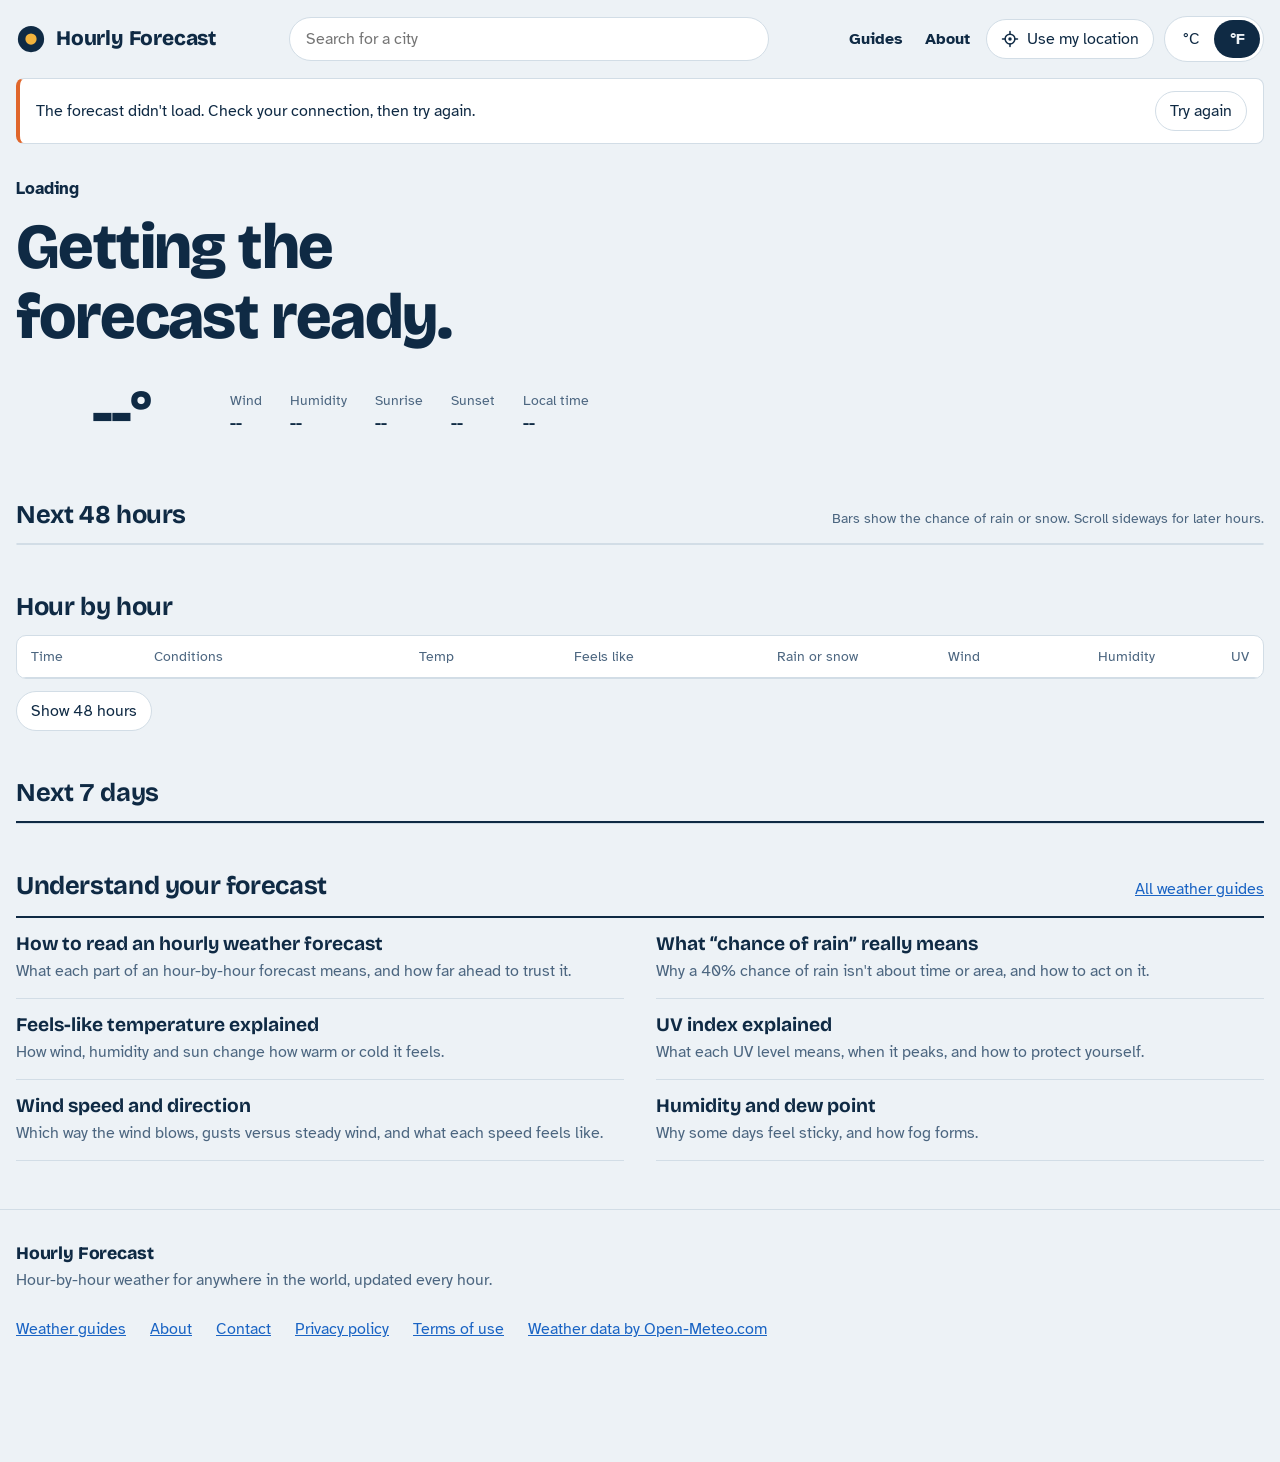
<file: public/index.html>
<!doctype html>
<html lang="en">
<head>
  <meta charset="utf-8">
  <meta name="viewport" content="width=device-width, initial-scale=1">
  <title>Hourly Forecast: hour-by-hour weather for any city</title>
  <meta name="description" content="Hour-by-hour weather for the next 48 hours: temperature, rain chance, wind, humidity and UV, plus a 7-day outlook for any city.">
  <meta name="theme-color" content="#EDF2F6" media="(prefers-color-scheme: light)">
  <meta name="theme-color" content="#0C1A29" media="(prefers-color-scheme: dark)">
  <meta property="og:title" content="Hourly Forecast">
  <meta property="og:description" content="Hour-by-hour weather for the next 48 hours, for any city.">
  <meta property="og:type" content="website">
  <meta property="og:url" content="https://hourlyforecast.live/">
  <link rel="canonical" href="https://hourlyforecast.live/">
  <!-- Google AdSense -->
  <meta name="google-adsense-account" content="ca-pub-8884353000483064">
  <script async src="https://pagead2.googlesyndication.com/pagead/js/adsbygoogle.js?client=ca-pub-8884353000483064"
     crossorigin="anonymous"></script>
  <link rel="icon" href="data:image/svg+xml,%3Csvg xmlns='http://www.w3.org/2000/svg' viewBox='0 0 32 32'%3E%3Ccircle cx='16' cy='16' r='14' fill='%230F2A44'/%3E%3Ccircle cx='16' cy='16' r='6' fill='%23F2B33D'/%3E%3C/svg%3E">
  <link rel="preconnect" href="https://fonts.googleapis.com">
  <link rel="preconnect" href="https://fonts.gstatic.com" crossorigin>
  <link href="https://fonts.googleapis.com/css2?family=Atkinson+Hyperlegible:wght@400;700&family=Bricolage+Grotesque:opsz,wght@12..96,500;12..96,700;12..96,800&display=swap" rel="stylesheet">
  <link rel="preconnect" href="https://api.open-meteo.com" crossorigin>
  <link rel="stylesheet" href="css/styles.css?v=20261126">
  <script src="js/config.js?v=20261126" defer></script>
  <script src="js/ads.js?v=20261126" defer></script>
  <script src="js/weather.js?v=20261126" defer></script>
</head>
<body>
  <!-- Weather icons, referenced with <use href="#i-..."> -->
  <svg width="0" height="0" style="position:absolute" aria-hidden="true">
    <defs>
      <g id="g-sun"><circle cx="12" cy="12" r="4.6" style="fill:var(--sun)"/><g style="stroke:var(--sun)" stroke-width="1.8" stroke-linecap="round"><path d="M12 2.5v2.2M12 19.3v2.2M2.5 12h2.2M19.3 12h2.2M5.3 5.3l1.6 1.6M17.1 17.1l1.6 1.6M5.3 18.7l1.6-1.6M17.1 6.9l1.6-1.6"/></g></g>
      <path id="g-moon" d="M19.5 14.6A7.6 7.6 0 0 1 9.4 4.5 7.8 7.8 0 1 0 19.5 14.6z" style="fill:var(--moon)"/>
      <path id="g-cloud" d="M7.2 19h10.3a4.2 4.2 0 0 0 .5-8.37A5.8 5.8 0 0 0 6.8 11.3 3.85 3.85 0 0 0 7.2 19z" style="fill:var(--cloud);stroke:var(--cloud-edge)" stroke-width="1.3" stroke-linejoin="round"/>
    </defs>
    <symbol id="i-sun" viewBox="0 0 24 24"><use href="#g-sun"/></symbol>
    <symbol id="i-moon" viewBox="0 0 24 24"><use href="#g-moon"/></symbol>
    <symbol id="i-sun-cloud" viewBox="0 0 24 24"><use href="#g-sun" transform="translate(-3.2 -3.6) scale(.82)"/><use href="#g-cloud" transform="translate(1.6 1.4) scale(.92)"/></symbol>
    <symbol id="i-moon-cloud" viewBox="0 0 24 24"><use href="#g-moon" transform="translate(-1.4 -2.4) scale(.78)"/><use href="#g-cloud" transform="translate(1.6 1.4) scale(.92)"/></symbol>
    <symbol id="i-cloudy" viewBox="0 0 24 24"><use href="#g-cloud"/></symbol>
    <symbol id="i-fog" viewBox="0 0 24 24"><use href="#g-cloud" transform="translate(0 -3.5)"/><g style="stroke:var(--cloud-edge)" stroke-width="1.8" stroke-linecap="round"><path d="M4 18.5h16M6.5 21.5h11"/></g></symbol>
    <symbol id="i-drizzle" viewBox="0 0 24 24"><use href="#g-cloud" transform="translate(0 -4)"/><g style="stroke:var(--drop)" stroke-width="1.8" stroke-linecap="round"><path d="M8.5 18.5v.8M12 19.5v.8M15.5 18.5v.8"/></g></symbol>
    <symbol id="i-rain" viewBox="0 0 24 24"><use href="#g-cloud" transform="translate(0 -4)"/><g style="stroke:var(--drop)" stroke-width="1.8" stroke-linecap="round"><path d="M8.5 17.5l-1 3.5M12.5 17.5l-1 3.5M16.5 17.5l-1 3.5"/></g></symbol>
    <symbol id="i-snow" viewBox="0 0 24 24"><use href="#g-cloud" transform="translate(0 -4)"/><g style="fill:var(--drop)"><circle cx="8" cy="19" r="1.2"/><circle cx="12" cy="21" r="1.2"/><circle cx="16" cy="19" r="1.2"/></g></symbol>
    <symbol id="i-storm" viewBox="0 0 24 24"><use href="#g-cloud" transform="translate(0 -4)"/><path d="M12.6 15.5l-3 4.3h2.6l-1.2 3.7 3.9-5.1h-2.6l1.3-2.9z" style="fill:var(--sun)"/></symbol>
    <symbol id="i-arrow" viewBox="0 0 16 16"><path d="M8 2.5l4 7H9v4H7v-4H4z" fill="currentColor"/></symbol>
    <symbol id="i-locate" viewBox="0 0 24 24"><g fill="none" stroke="currentColor" stroke-width="2" stroke-linecap="round"><circle cx="12" cy="12" r="6.5"/><path d="M12 2v3.5M12 18.5V22M2 12h3.5M18.5 12H22"/></g><circle cx="12" cy="12" r="2.3" fill="currentColor"/></symbol>
  </svg>

  <a class="skip-link" href="#main">Skip to forecast</a>

  <header class="site-header">
    <div class="container header-inner">
      <a class="brand" href="/">
        <svg class="brand-mark" viewBox="0 0 32 32" aria-hidden="true"><circle cx="16" cy="16" r="14" fill="var(--ink)"/><circle cx="16" cy="16" r="6" fill="var(--sun)"/></svg>
        Hourly Forecast
      </a>
      <form class="search" id="search-form" role="search" autocomplete="off">
        <label class="visually-hidden" for="place-input">Search for a city</label>
        <input id="place-input" type="search" placeholder="Search for a city" role="combobox"
               aria-autocomplete="list" aria-expanded="false" aria-controls="place-results">
        <ul id="place-results" class="search-results" role="listbox" aria-label="Matching places" hidden></ul>
      </form>
      <div class="header-tools">
        <a class="nav-link" href="/guides/">Guides</a>
        <a class="nav-link" href="/about">About</a>
        <button class="btn-quiet" id="locate" type="button">
          <svg class="icon" aria-hidden="true"><use href="#i-locate"/></svg><span>Use my location</span>
        </button>
        <div class="units" role="group" aria-label="Units">
          <button type="button" data-units="c">°C</button>
          <button type="button" data-units="f">°F</button>
        </div>
      </div>
    </div>
  </header>

  <aside class="ad ad--top container" aria-label="Advertisement">
    <span class="ad-label">Advertisement</span>
    <div class="ad-slot" data-ad="topBanner" data-size="728x90" data-format="horizontal"></div>
  </aside>

  <div class="container layout">
    <main id="main" class="content">
      <noscript><p class="status">Hourly Forecast needs JavaScript to load the forecast. Turn it on in your browser settings, or read the <a href="/guides/">weather guides</a>.</p></noscript>
      <div class="status" id="status" role="alert" hidden>
        <p id="status-text"></p>
        <button type="button" class="btn-quiet" id="retry">Try again</button>
      </div>

      <section class="now" aria-labelledby="outlook">
        <p class="now-place"><strong id="place-name">Loading</strong> <span id="place-region"></span></p>
        <h1 id="outlook" class="outlook">Getting the forecast ready.</h1>
        <div class="now-row">
          <div class="now-temp">
            <svg class="now-icon" id="now-icon" viewBox="0 0 24 24" aria-hidden="true"></svg>
            <span id="now-temp">--°</span>
          </div>
          <div class="now-desc">
            <p id="now-cond" class="now-cond"></p>
            <p id="now-feels" class="muted"></p>
          </div>
          <dl class="now-facts">
            <div><dt>Wind</dt><dd id="now-wind">--</dd></div>
            <div><dt>Humidity</dt><dd id="now-humidity">--</dd></div>
            <div><dt>Sunrise</dt><dd id="now-sunrise">--</dd></div>
            <div><dt>Sunset</dt><dd id="now-sunset">--</dd></div>
            <div><dt>Local time</dt><dd id="now-time">--</dd></div>
          </dl>
        </div>
      </section>

      <section class="block" aria-labelledby="strip-title">
        <div class="block-head">
          <h2 id="strip-title">Next 48 hours</h2>
          <p class="muted">Bars show the chance of rain or snow. Scroll sideways for later hours.</p>
        </div>
        <div class="strip" id="strip" tabindex="0" aria-label="Temperature and precipitation chart, details in the table below"></div>
      </section>

      <div class="ad-tiles">
        <aside class="ad" aria-label="Advertisement"><span class="ad-label">Advertisement</span><div class="ad-slot" data-ad="tile1" data-size="300x250"></div></aside>
        <aside class="ad" aria-label="Advertisement"><span class="ad-label">Advertisement</span><div class="ad-slot" data-ad="tile2" data-size="300x250"></div></aside>
        <aside class="ad" aria-label="Advertisement"><span class="ad-label">Advertisement</span><div class="ad-slot" data-ad="tile3" data-size="300x250"></div></aside>
      </div>

      <section class="block" aria-labelledby="table-title">
        <div class="block-head">
          <h2 id="table-title">Hour by hour</h2>
        </div>
        <div class="table-wrap">
          <table class="hourly">
            <thead>
              <tr>
                <th scope="col">Time</th>
                <th scope="col">Conditions</th>
                <th scope="col" class="num">Temp</th>
                <th scope="col" class="num">Feels like</th>
                <th scope="col" class="num">Rain or snow</th>
                <th scope="col" class="num">Wind</th>
                <th scope="col" class="num">Humidity</th>
                <th scope="col" class="num">UV</th>
              </tr>
            </thead>
            <tbody id="hourly-body"></tbody>
          </table>
        </div>
        <button type="button" class="btn-quiet show-more" id="show-more" aria-expanded="false">Show 48 hours</button>
      </section>

      <section class="block" aria-labelledby="daily-title">
        <div class="block-head">
          <h2 id="daily-title">Next 7 days</h2>
        </div>
        <ul class="daily" id="daily-list"></ul>
      </section>

      <section class="block" aria-labelledby="guides-title">
        <div class="block-head">
          <h2 id="guides-title">Understand your forecast</h2>
          <a href="/guides/">All weather guides</a>
        </div>
        <ul class="guide-list guide-list--home">
          <li><a href="/guides/how-to-read-an-hourly-forecast">How to read an hourly weather forecast</a><span class="muted">What each part of an hour-by-hour forecast means, and how far ahead to trust it.</span></li>
          <li><a href="/guides/chance-of-rain-explained">What “chance of rain” really means</a><span class="muted">Why a 40% chance of rain isn't about time or area, and how to act on it.</span></li>
          <li><a href="/guides/feels-like-temperature">Feels-like temperature explained</a><span class="muted">How wind, humidity and sun change how warm or cold it feels.</span></li>
          <li><a href="/guides/uv-index-explained">UV index explained</a><span class="muted">What each UV level means, when it peaks, and how to protect yourself.</span></li>
          <li><a href="/guides/wind-speed-and-direction">Wind speed and direction</a><span class="muted">Which way the wind blows, gusts versus steady wind, and what each speed feels like.</span></li>
          <li><a href="/guides/humidity-and-dew-point">Humidity and dew point</a><span class="muted">Why some days feel sticky, and how fog forms.</span></li>
        </ul>
      </section>

      <div class="ad-tiles">
        <aside class="ad" aria-label="Advertisement"><span class="ad-label">Advertisement</span><div class="ad-slot" data-ad="tile4" data-size="300x250"></div></aside>
        <aside class="ad" aria-label="Advertisement"><span class="ad-label">Advertisement</span><div class="ad-slot" data-ad="tile5" data-size="300x250"></div></aside>
        <aside class="ad" aria-label="Advertisement"><span class="ad-label">Advertisement</span><div class="ad-slot" data-ad="tile6" data-size="300x250"></div></aside>
      </div>
    </main>

    <aside class="rail" aria-label="Advertisement">
      <div class="rail-sticky ad">
        <span class="ad-label">Advertisement</span>
        <div class="ad-slot" data-ad="railSkyscraper" data-size="300x600"></div>
      </div>
    </aside>
  </div>

  <aside class="ad ad--bottom container" aria-label="Advertisement">
    <span class="ad-label">Advertisement</span>
    <div class="ad-slot" data-ad="footerBanner" data-size="728x90" data-format="horizontal"></div>
  </aside>

  <footer class="site-footer">
    <div class="container footer-inner">
      <div>
        <p class="brand brand--footer">Hourly Forecast</p>
        <p class="muted">Hour-by-hour weather for anywhere in the world, updated every hour.</p>
      </div>
      <nav aria-label="Footer">
        <ul class="footer-links">
          <li><a href="/guides/">Weather guides</a></li>
          <li><a href="/about">About</a></li>
          <li><a href="/contact">Contact</a></li>
          <li><a href="/privacy">Privacy policy</a></li>
          <li><a href="/terms">Terms of use</a></li>
          <li><a href="https://open-meteo.com/" rel="noopener">Weather data by Open-Meteo.com</a></li>
        </ul>
      </nav>
    </div>
  </footer>

  <aside class="video-ad" id="video-ad" aria-label="Video advertisement" hidden>
    <div class="video-ad__bar">
      <span class="ad-label">Advertisement</span>
      <button type="button" class="video-ad__close" data-video-close aria-label="Close video ad">
        <svg viewBox="0 0 16 16" aria-hidden="true"><path d="M4 4l8 8M12 4l-8 8" stroke="currentColor" stroke-width="1.8" stroke-linecap="round"/></svg>
      </button>
    </div>
    <div class="video-ad__frame"></div>
  </aside>

  <div class="popup" id="popup-ad" role="dialog" aria-modal="true" aria-label="Advertisement" hidden>
    <div class="popup__panel">
      <div class="popup__bar">
        <span class="ad-label">Advertisement</span>
        <button type="button" class="popup__close" data-popup-close>Close ad</button>
      </div>
      <div class="popup__creative"></div>
      <button type="button" class="popup__continue" data-popup-close>Continue to the forecast</button>
    </div>
  </div>
</body>
</html>
</file>
<file: public/css/styles.css>
/* ---------- tokens ---------- */
:root {
  --bg: #EDF2F6;
  --surface: #FFFFFF;
  --ink: #0F2A44;
  --ink-soft: #4C6680;
  --line: #D2DDE6;
  --accent: #1A64C4;
  --focus: #1A64C4;

  --sun: #F2B33D;
  --moon: #8EA6C1;
  --cloud: #FFFFFF;
  --cloud-edge: #7890A6;
  --drop: #2F7FE0;

  --sky-clear: #CBE6FA;
  --sky-partly: #DAE8F3;
  --sky-grey: #D9E0E7;
  --sky-wet: #C5D4E2;
  --sky-snow: #E8EEF3;
  --sky-night: #1B3350;
  --sky-night-grey: #2B3E54;
  --strip-ink: #0F2A44;
  --strip-ink-night: #E3ECF5;
  --temp-line: #E0662B;
  --pop-bar: #2F7FE0;

  --ad-bg: #E2E9EF;
  --ad-stripe: #D9E2EA;

  --font-display: "Bricolage Grotesque", "Segoe UI", system-ui, sans-serif;
  --font-body: "Atkinson Hyperlegible", "Segoe UI", system-ui, sans-serif;
  --radius: 10px;
  color-scheme: light;
}

@media (prefers-color-scheme: dark) {
  :root {
    --bg: #0C1A29;
    --surface: #12253A;
    --ink: #E6EEF5;
    --ink-soft: #A3B6C9;
    --line: #243A52;
    --accent: #7DB5FF;
    --focus: #7DB5FF;

    --moon: #B9CBE0;
    --cloud: #D7E1EB;
    --cloud-edge: #8CA2B8;
    --drop: #69A8F5;

    --sky-clear: #1F4C78;
    --sky-partly: #24486B;
    --sky-grey: #2A3D51;
    --sky-wet: #223A57;
    --sky-snow: #34495F;
    --sky-night: #0F2238;
    --sky-night-grey: #1A2B3E;
    --strip-ink: #E6EEF5;
    --strip-ink-night: #E6EEF5;
    --temp-line: #FF8A4C;
    --pop-bar: #69A8F5;

    --ad-bg: #152B42;
    --ad-stripe: #1A324B;
    color-scheme: dark;
  }
}

/* ---------- base ---------- */
*, *::before, *::after { box-sizing: border-box; }
[hidden] { display: none !important; }

html { -webkit-text-size-adjust: 100%; }
html.has-popup { overflow: hidden; }

body {
  margin: 0;
  background: var(--bg);
  color: var(--ink);
  font: 400 1rem/1.55 var(--font-body);
  font-variant-numeric: tabular-nums;
}

h1, h2, h3 { font-family: var(--font-display); margin: 0; line-height: 1.1; }
p { margin: 0; }
a { color: var(--accent); }
button, input { font: inherit; color: inherit; }

:focus-visible { outline: 3px solid var(--focus); outline-offset: 2px; }

.container { width: 100%; max-width: 1320px; margin: 0 auto; padding: 0 16px; }
.muted { color: var(--ink-soft); }
.visually-hidden {
  position: absolute; width: 1px; height: 1px; overflow: hidden;
  clip: rect(0 0 0 0); clip-path: inset(50%); white-space: nowrap;
}
.skip-link { position: absolute; left: 16px; top: -48px; background: var(--surface); padding: 8px 12px; z-index: 50; }
.skip-link:focus { top: 8px; }

.icon { width: 24px; height: 24px; flex: none; }

.btn-quiet {
  display: inline-flex; align-items: center; gap: 8px;
  min-height: 40px; padding: 0 14px;
  background: var(--surface); border: 1px solid var(--line); border-radius: 999px;
  cursor: pointer;
}
.btn-quiet:hover { border-color: var(--ink-soft); }
.btn-quiet:disabled { opacity: .6; cursor: progress; }
.btn-quiet .icon { width: 18px; height: 18px; }

/* ---------- header ---------- */
.site-header { padding: 16px 0; }
.header-inner {
  display: grid;
  grid-template-columns: auto minmax(0, 1fr) auto;
  gap: 16px 24px;
  align-items: center;
}
.brand {
  display: inline-flex; align-items: center; gap: 10px;
  font: 800 1.3rem/1 var(--font-display); letter-spacing: -.01em;
  color: var(--ink); text-decoration: none; white-space: nowrap;
}
.brand-mark { width: 30px; height: 30px; }

.search { position: relative; max-width: 480px; width: 100%; justify-self: center; }
.search input {
  width: 100%; height: 44px; padding: 0 16px;
  background: var(--surface); border: 1px solid var(--line); border-radius: 999px;
}
.search input:focus-visible { outline-offset: 0; }
.search-results {
  position: absolute; z-index: 20; top: calc(100% + 6px); left: 0; right: 0;
  margin: 0; padding: 6px; list-style: none;
  background: var(--surface); border: 1px solid var(--line); border-radius: var(--radius);
  box-shadow: 0 12px 32px rgb(15 42 68 / .14);
}
.search-results li { padding: 10px 12px; border-radius: 6px; cursor: pointer; }
.search-results li[aria-selected="true"], .search-results li[role="option"]:hover { background: var(--bg); }
.search-results .search-msg { cursor: default; color: var(--ink-soft); }

.header-tools { display: flex; gap: 10px; align-items: center; }
.units { display: inline-flex; border: 1px solid var(--line); border-radius: 999px; padding: 3px; background: var(--surface); }
.units button {
  min-width: 46px; height: 38px; border: 0; border-radius: 999px; background: none; cursor: pointer;
}
.units button[aria-pressed="true"] { background: var(--ink); color: var(--bg); font-weight: 700; }

@media (max-width: 860px) {
  .header-inner { grid-template-columns: 1fr auto; }
  .search { grid-column: 1 / -1; grid-row: 2; max-width: none; }
}
@media (max-width: 480px) {
  .btn-quiet span { display: none; }
  .brand { font-size: 1.1rem; gap: 8px; }
  .brand-mark { width: 26px; height: 26px; }
  #locate { padding: 0 11px; }
}

.nav-link {
  display: inline-flex; align-items: center; min-height: 44px; padding: 0 6px;
  color: var(--ink); font-weight: 700; text-decoration: none;
}
.nav-link:hover { text-decoration: underline; text-underline-offset: 4px; }
.header-inner--simple { grid-template-columns: 1fr auto; }
@media (max-width: 600px) {
  .header-tools .nav-link { display: none; }
}

/* ---------- ads ---------- */
.ad { display: flex; flex-direction: column; align-items: center; gap: 4px; }
.ad-label { font-size: .75rem; color: var(--ink-soft); }
.ad-slot { max-width: 100%; overflow: hidden; }
.is-placeholder {
  display: grid; place-items: center; text-align: center;
  background: repeating-linear-gradient(135deg, var(--ad-bg) 0 14px, var(--ad-stripe) 14px 28px);
  border-radius: 6px; color: var(--ink-soft);
}
.ad-ph { display: grid; gap: 2px; font-size: .85rem; padding: 8px; }
.ad-ph strong { color: var(--ink); font-weight: 700; }

.ad--top { margin-bottom: 24px; }
.ad--bottom { margin: 40px auto 0; }
.ad-tiles {
  display: grid; gap: 24px; justify-content: center;
  grid-template-columns: repeat(auto-fit, 300px);
  margin: 40px 0;
}

/* ---------- layout ---------- */
.layout { display: grid; gap: 32px; grid-template-columns: minmax(0, 1fr); }
.rail { display: none; }
@media (min-width: 1100px) {
  .layout { grid-template-columns: minmax(0, 1fr) 300px; }
  .rail { display: block; }
  .rail-sticky { position: sticky; top: 16px; }
  .layout:has(> .rail[hidden]) { grid-template-columns: minmax(0, 1fr); }
}

.status {
  display: flex; flex-wrap: wrap; gap: 12px; align-items: center; justify-content: space-between;
  padding: 12px 16px; margin-bottom: 24px;
  background: var(--surface); border: 1px solid var(--line); border-left: 4px solid var(--temp-line); border-radius: 8px;
}

/* ---------- now ---------- */
.now { padding: 8px 0 8px; }
.now-place { font-size: 1.05rem; color: var(--ink-soft); }
.now-place strong { color: var(--ink); }
.outlook {
  margin: 10px 0 28px;
  font-size: clamp(2.1rem, 1.2rem + 3.6vw, 4rem);
  font-weight: 800;
  letter-spacing: -.025em;
  max-width: 18ch;
  text-wrap: balance;
}
body.is-loading .outlook, body.is-loading .now-row, body.is-loading .strip, body.is-loading .hourly, body.is-loading .daily { opacity: .45; transition: opacity .2s; }

.now-row { display: flex; flex-wrap: wrap; gap: 20px 40px; align-items: center; }
.now-temp { display: flex; align-items: center; gap: 12px; }
.now-temp span { font: 700 4rem/1 var(--font-display); letter-spacing: -.03em; }
.now-icon { width: 64px; height: 64px; }
.now-cond { font-size: 1.25rem; font-weight: 700; }

.now-facts { display: flex; flex-wrap: wrap; gap: 12px 28px; margin: 0; }
.now-facts dt { font-size: .85rem; color: var(--ink-soft); }
.now-facts dd { margin: 0; font-weight: 700; }

/* ---------- sections ---------- */
.block { margin-top: 48px; }
.block-head { display: flex; flex-wrap: wrap; align-items: baseline; justify-content: space-between; gap: 4px 24px; margin-bottom: 14px; }
.block-head h2 { font-size: 1.6rem; font-weight: 700; letter-spacing: -.015em; }
.block-head p { font-size: .9rem; }

/* ---------- sky strip ---------- */
.strip {
  overflow-x: auto;
  border-radius: var(--radius);
  background: var(--surface);
  border: 1px solid var(--line);
  scrollbar-width: thin;
}
.strip-svg { display: block; }
.strip-svg text { font-family: var(--font-body); text-anchor: middle; fill: var(--strip-ink); }
.strip-svg .on-night { fill: var(--strip-ink-night); }
.strip-hour { font-size: 13px; }
.strip-hour.is-strong { font-weight: 700; }
.strip-temp { font-size: 15px; font-weight: 700; }
.strip-pop { font-size: 12px; }
.strip-sun { font-size: 12px; font-weight: 700; }
.strip-sun-line { stroke: var(--sun); stroke-width: 2; }

.sky { fill: var(--sky-clear); }
.sky-partly { fill: var(--sky-partly); }
.sky-cloudy, .sky-fog { fill: var(--sky-grey); }
.sky-rain, .sky-drizzle, .sky-storm { fill: var(--sky-wet); }
.sky-snow { fill: var(--sky-snow); }
.sky.sky-night { fill: var(--sky-night); }
.sky-night.sky-cloudy, .sky-night.sky-fog, .sky-night.sky-rain,
.sky-night.sky-drizzle, .sky-night.sky-storm, .sky-night.sky-snow { fill: var(--sky-night-grey); }
.strip-day-line { stroke: var(--ink-soft); stroke-width: 1; stroke-dasharray: 3 4; opacity: .6; }
.temp-line { fill: none; stroke: var(--temp-line); stroke-width: 2.5; stroke-linejoin: round; stroke-linecap: round; }
.temp-dot { fill: var(--temp-line); stroke: var(--surface); stroke-width: 1.5; }
.pop-bar { fill: var(--pop-bar); opacity: .8; }

/* ---------- hourly table ---------- */
.table-wrap { overflow-x: auto; background: var(--surface); border: 1px solid var(--line); border-radius: var(--radius); }
.hourly { width: 100%; border-collapse: collapse; min-width: 720px; }
.hourly th, .hourly td { padding: 10px 14px; text-align: left; white-space: nowrap; }
.hourly thead th { font-size: .85rem; font-weight: 400; color: var(--ink-soft); border-bottom: 1px solid var(--line); }
.hourly tbody th { font-weight: 700; }
.hourly .num { text-align: right; }
.hourly .temp { font-weight: 700; font-size: 1.05rem; }
.hour-row + .hour-row td, .hour-row + .hour-row th { border-top: 1px solid var(--line); }
.day-row th {
  padding-top: 18px; font: 700 1.05rem/1.2 var(--font-display); background: var(--surface);
  border-top: 1px solid var(--line);
}
.hourly tbody tr:first-child th { border-top: 0; }
.ad-row td { padding: 16px 14px; border-top: 1px solid var(--line); background: var(--bg); }
/* Keep the in-table ad in view while the table scrolls sideways on small screens. */
.ad-row .ad { position: sticky; left: 14px; width: min(100%, calc(100vw - 62px)); }
.cond { display: inline-flex; align-items: center; gap: 10px; }
.pop-cell, .wind-cell { display: inline-flex; align-items: center; gap: 8px; justify-content: flex-end; }
.pop-meter { width: 36px; height: 6px; border-radius: 3px; background: linear-gradient(90deg, var(--pop-bar) var(--p), var(--line) var(--p)); }
.wind-arrow { width: 14px; height: 14px; color: var(--ink-soft); }
.is-extra { display: none; }
.show-all-hours .is-extra { display: table-row; }
.show-more { margin-top: 12px; }

/* ---------- daily ---------- */
.daily { list-style: none; margin: 0; padding: 0; border-top: 2px solid var(--ink); border-bottom: 1px solid var(--line); }
.day {
  display: grid; align-items: center; gap: 12px; min-height: 52px;
  grid-template-columns: minmax(6.5rem, 1fr) 28px 3.2rem 2.8rem minmax(80px, 3fr) 2.8rem;
  padding: 12px 0;
}
.day + .day { border-top: 1px solid var(--line); }
.day-name { font-weight: 700; }
.day-pop { color: var(--drop); font-size: .9rem; text-align: right; }
.day-lo { color: var(--ink-soft); text-align: right; }
.day-hi { font-weight: 700; }
.day-range { position: relative; height: 6px; border-radius: 3px; background: var(--line); }
.day-range span { position: absolute; top: 0; bottom: 0; border-radius: 3px; background: linear-gradient(90deg, var(--drop), var(--temp-line)); }
@media (max-width: 480px) {
  .day { grid-template-columns: minmax(5.5rem, 1fr) 24px 2.6rem 2.4rem minmax(48px, 2fr) 2.4rem; gap: 8px; }
}

/* ---------- footer ---------- */
.site-footer { margin-top: 48px; padding: 32px 0 120px; border-top: 1px solid var(--line); }
.footer-inner { display: flex; flex-wrap: wrap; justify-content: space-between; gap: 24px; }
.brand--footer { font-size: 1.1rem; margin-bottom: 6px; }
.footer-links { list-style: none; margin: 0; padding: 0; display: flex; flex-wrap: wrap; gap: 8px 24px; }

/* ---------- floating video ad ---------- */
.video-ad {
  position: fixed; right: 16px; bottom: 16px; z-index: 30;
  width: 340px; max-width: calc(100vw - 32px);
  background: var(--surface); border: 1px solid var(--line); border-radius: var(--radius);
  box-shadow: 0 16px 40px rgb(15 42 68 / .22);
  overflow: hidden;
}
.video-ad__bar { display: flex; align-items: center; justify-content: space-between; padding: 4px 4px 4px 12px; }
.video-ad__close {
  display: grid; place-items: center; width: 40px; height: 40px;
  border: 0; border-radius: 50%; background: none; cursor: pointer;
}
.video-ad__close:hover { background: var(--bg); }
.video-ad__close svg { width: 16px; height: 16px; }
.video-ad__frame { aspect-ratio: 16 / 9; background: #000; }
.video-ad__frame.is-placeholder { border-radius: 0; background: repeating-linear-gradient(135deg, var(--ad-bg) 0 14px, var(--ad-stripe) 14px 28px); }
.video-ad__frame video { display: block; width: 100%; height: 100%; object-fit: cover; }
@media (max-width: 600px) {
  .video-ad { width: 220px; right: 12px; bottom: 12px; }
}

/* ---------- full-screen popup ad ---------- */
.popup {
  position: fixed; inset: 0; z-index: 100;
  display: grid; place-items: center; padding: 16px;
  background: rgb(8 20 33 / .82);
}
.popup__panel {
  display: flex; flex-direction: column; gap: 12px;
  width: min(840px, 100%); max-height: 100%;
  padding: 12px 20px 20px; background: var(--surface); border-radius: 14px;
}
.popup__bar { display: flex; align-items: center; justify-content: space-between; }
.popup__close {
  min-height: 40px; padding: 0 16px; border: 1px solid var(--line); border-radius: 999px;
  background: var(--surface); cursor: pointer; font-weight: 700;
}
.popup__creative { aspect-ratio: 4 / 3; max-height: 70vh; width: 100%; display: grid; place-items: center; overflow: hidden; }
.popup__creative img { width: 100%; height: 100%; object-fit: contain; display: block; }
.popup__continue {
  align-self: center; min-height: 44px; padding: 0 22px; border: 0; border-radius: 999px;
  background: var(--ink); color: var(--bg); font-weight: 700; cursor: pointer;
}
@media (max-width: 600px) {
  .popup { padding: 0; }
  .popup__panel { height: 100%; border-radius: 0; justify-content: center; }
  .popup__creative { aspect-ratio: auto; flex: 1; max-height: none; }
}

/* ---------- content pages: nav, guides ---------- */
.site-nav { display: flex; flex-wrap: wrap; gap: 0 18px; }
.site-nav .nav-link[aria-current="page"] { text-decoration: underline; text-decoration-thickness: 2px; text-underline-offset: 6px; }
@media (max-width: 600px) {
  .header-inner--simple { grid-template-columns: 1fr; gap: 4px; }
  .site-nav { margin-left: -6px; }
}

.breadcrumb { font-size: .95rem; margin-bottom: 4px; }
.guide-meta { font-size: .9rem; margin: -4px 0 16px; }
.prose table { width: 100%; border-collapse: collapse; margin: 12px 0 16px; font-size: .95rem; }
.prose th, .prose td { text-align: left; vertical-align: top; padding: 10px 12px 10px 0; border-bottom: 1px solid var(--line); }
.prose thead th { color: var(--ink-soft); font-weight: 400; border-bottom: 2px solid var(--ink); }
.ad--article { margin: 32px 0; }

.guide-list { list-style: none; margin: 16px 0 0; padding: 0; border-top: 2px solid var(--ink); }
.guide-list li { display: grid; gap: 2px; padding: 14px 0; border-bottom: 1px solid var(--line); }
.guide-list a { font: 700 1.2rem/1.3 var(--font-display); color: var(--ink); text-decoration: none; }
.guide-list a:hover { color: var(--accent); text-decoration: underline; text-underline-offset: 3px; }
.guide-list--compact a { font-size: 1.05rem; }
.guide-list--home { margin-top: 0; }
@media (min-width: 900px) {
  .guide-list--home { display: grid; grid-template-columns: 1fr 1fr; column-gap: 32px; }
}

.guide-cta { margin: 32px 0; }
.btn-primary {
  display: inline-flex; align-items: center; min-height: 44px; padding: 0 22px;
  border-radius: 999px; background: var(--ink); color: var(--bg); font-weight: 700; text-decoration: none;
}
.btn-primary:hover { text-decoration: underline; text-underline-offset: 3px; }
.related { margin-top: 40px; }
.related h2 { margin-top: 0; }

/* ---------- legal pages ---------- */
.prose { max-width: 70ch; padding: 16px 0 24px; }
.prose h1 { font-size: clamp(2rem, 1.4rem + 2.4vw, 3rem); font-weight: 800; letter-spacing: -.02em; margin: 8px 0 16px; }
.prose h2 { font-size: 1.35rem; margin: 32px 0 8px; }
.prose p, .prose ul { margin: 0 0 12px; }
.prose li + li { margin-top: 6px; }
.lede { font-size: 1.2rem; }
.prose .legend { display: grid; gap: 10px; margin: 12px 0 16px; padding: 0; list-style: none; }
.prose .legend li { display: flex; align-items: center; gap: 12px; margin: 0; }
.swatch { width: 28px; height: 20px; border-radius: 4px; border: 1px solid var(--line); flex: none; }
.swatch--line { background: linear-gradient(90deg, transparent 12px, var(--sun) 12px 15px, transparent 15px); border-color: transparent; }

@media (prefers-reduced-motion: reduce) {
  * { transition: none !important; scroll-behavior: auto !important; }
}
</file>
